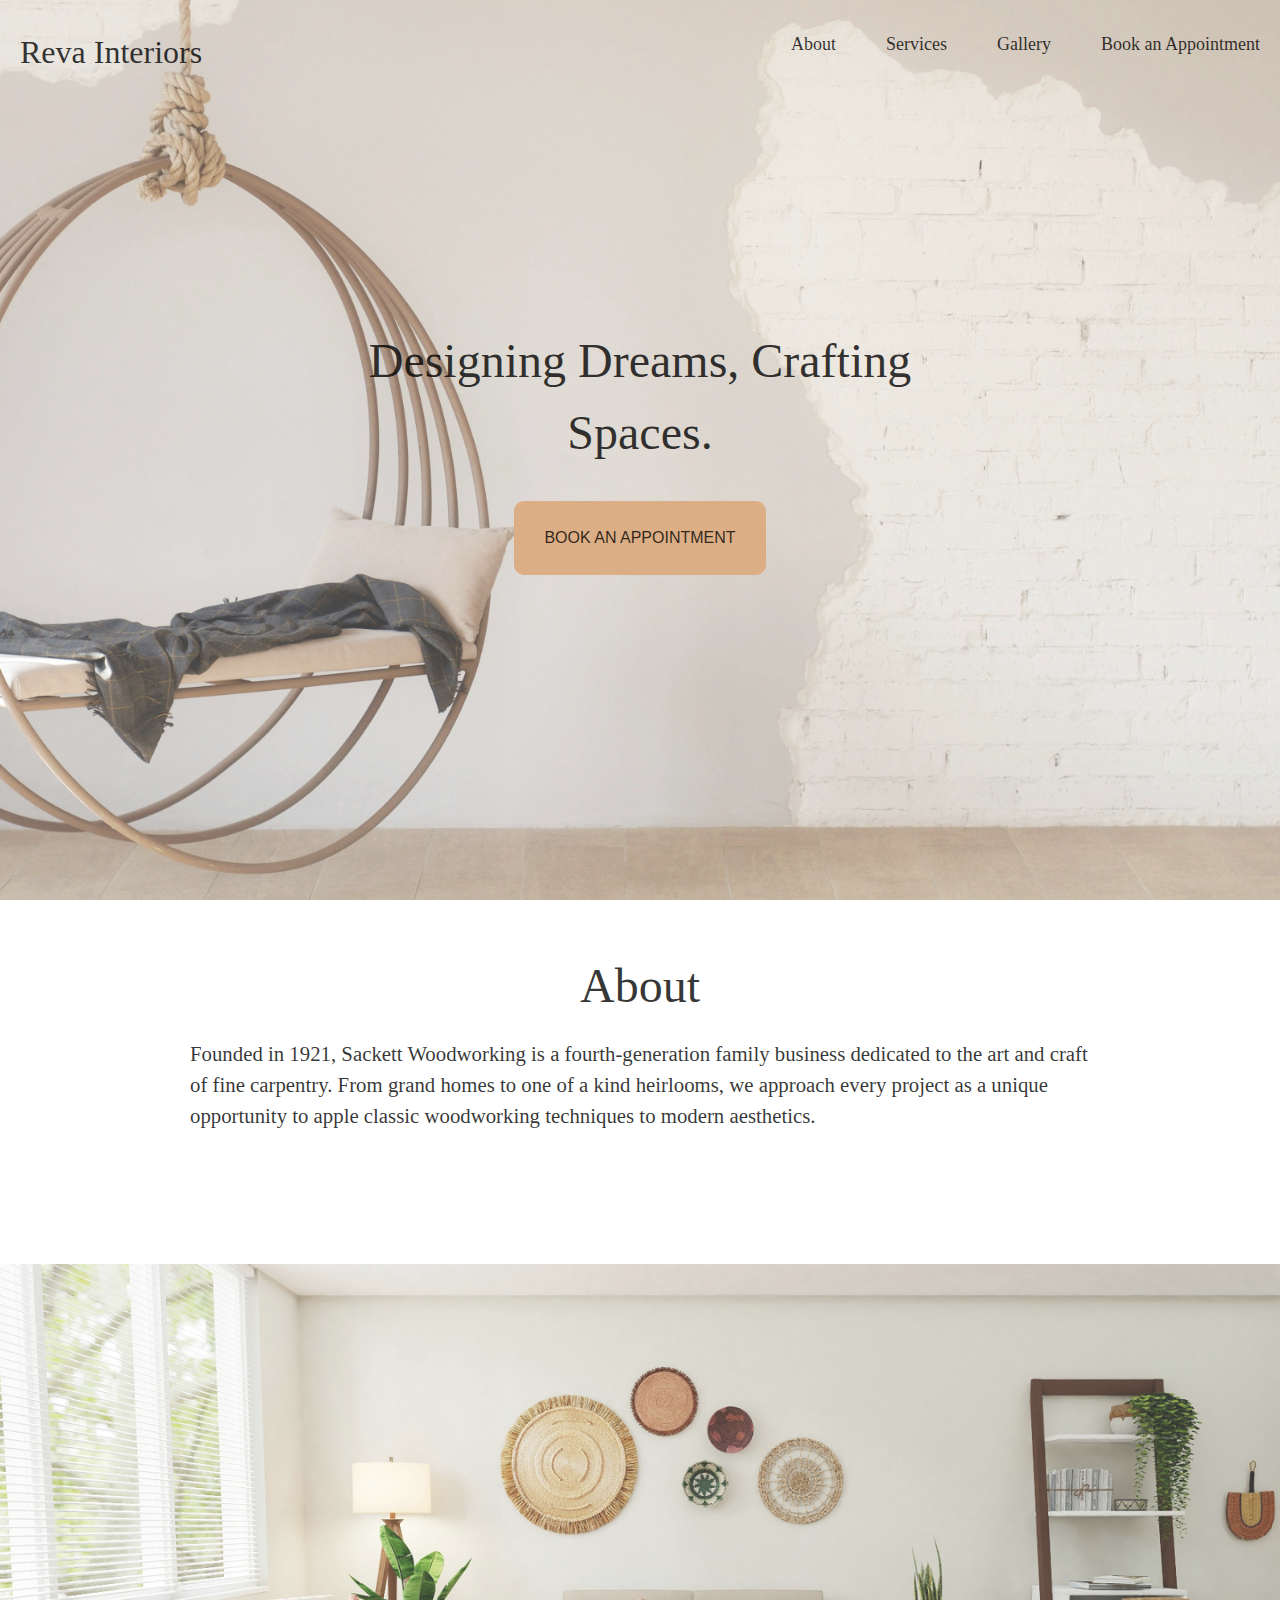
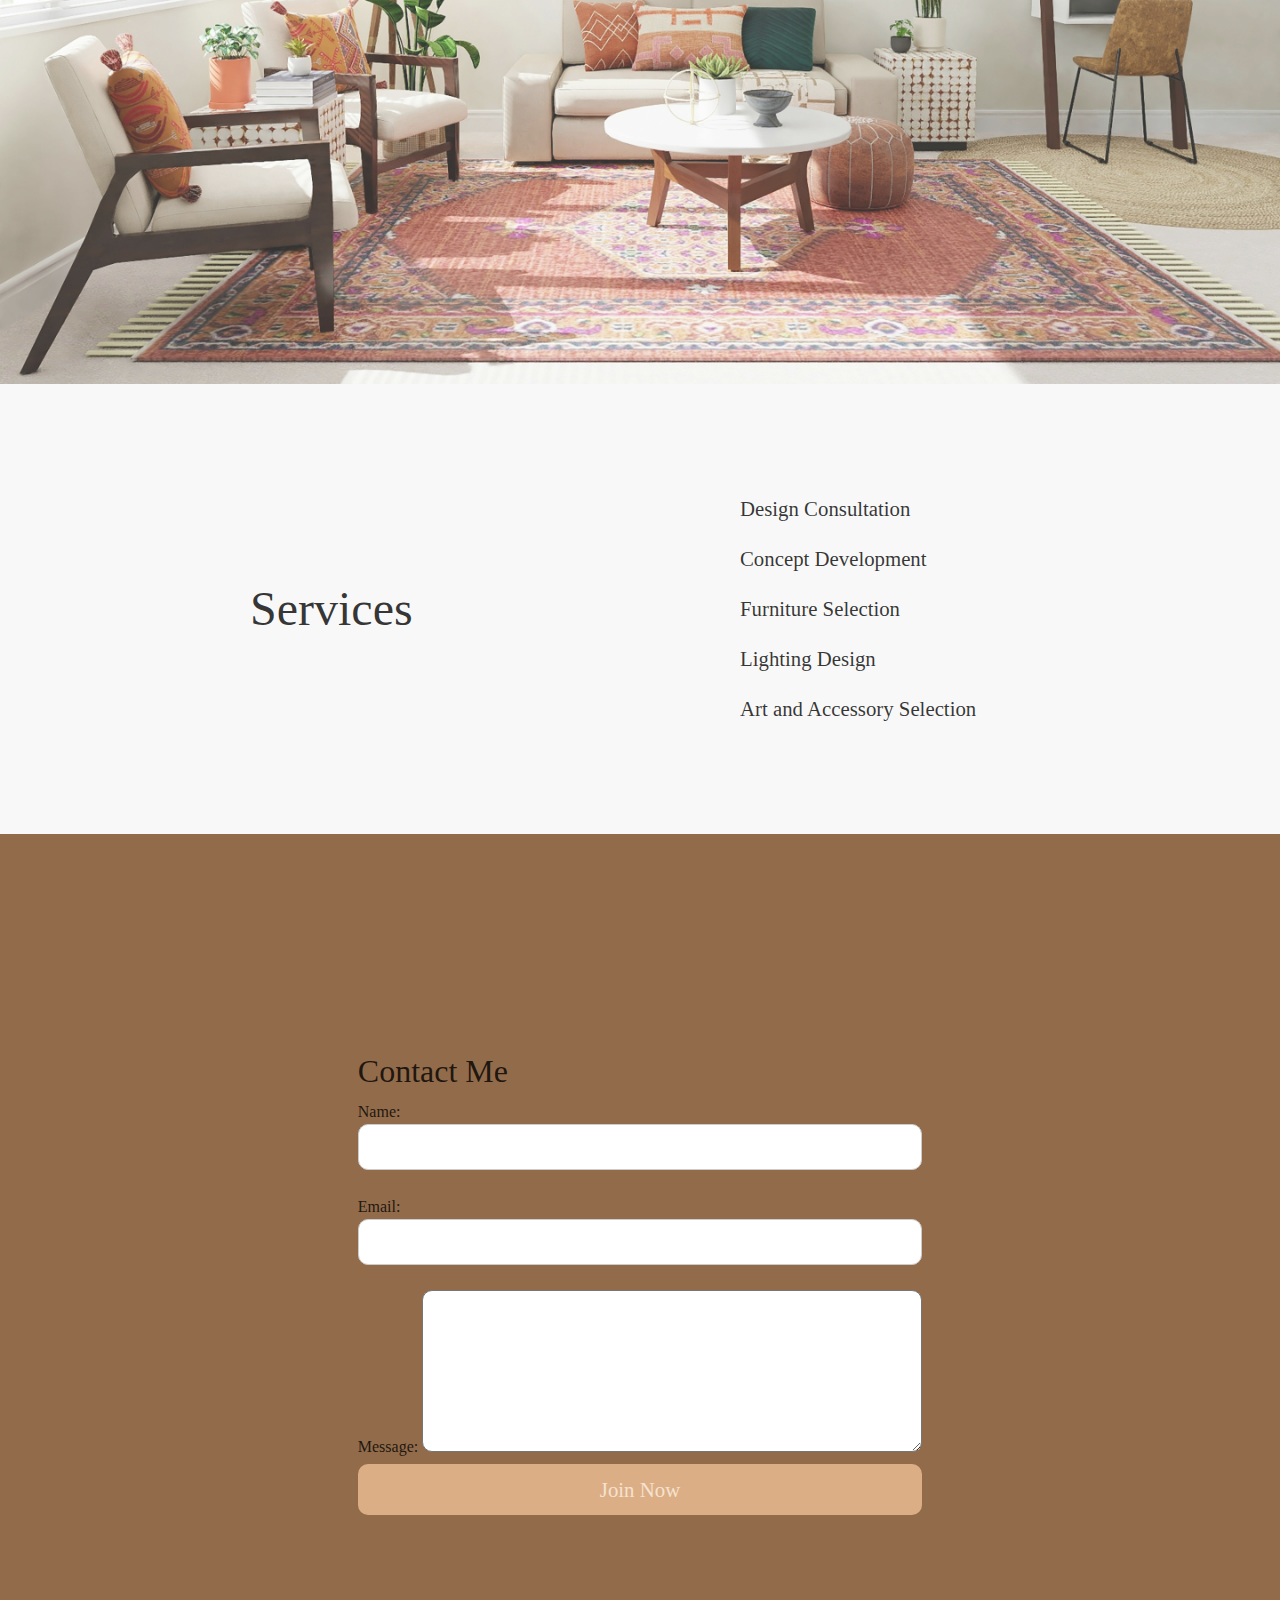
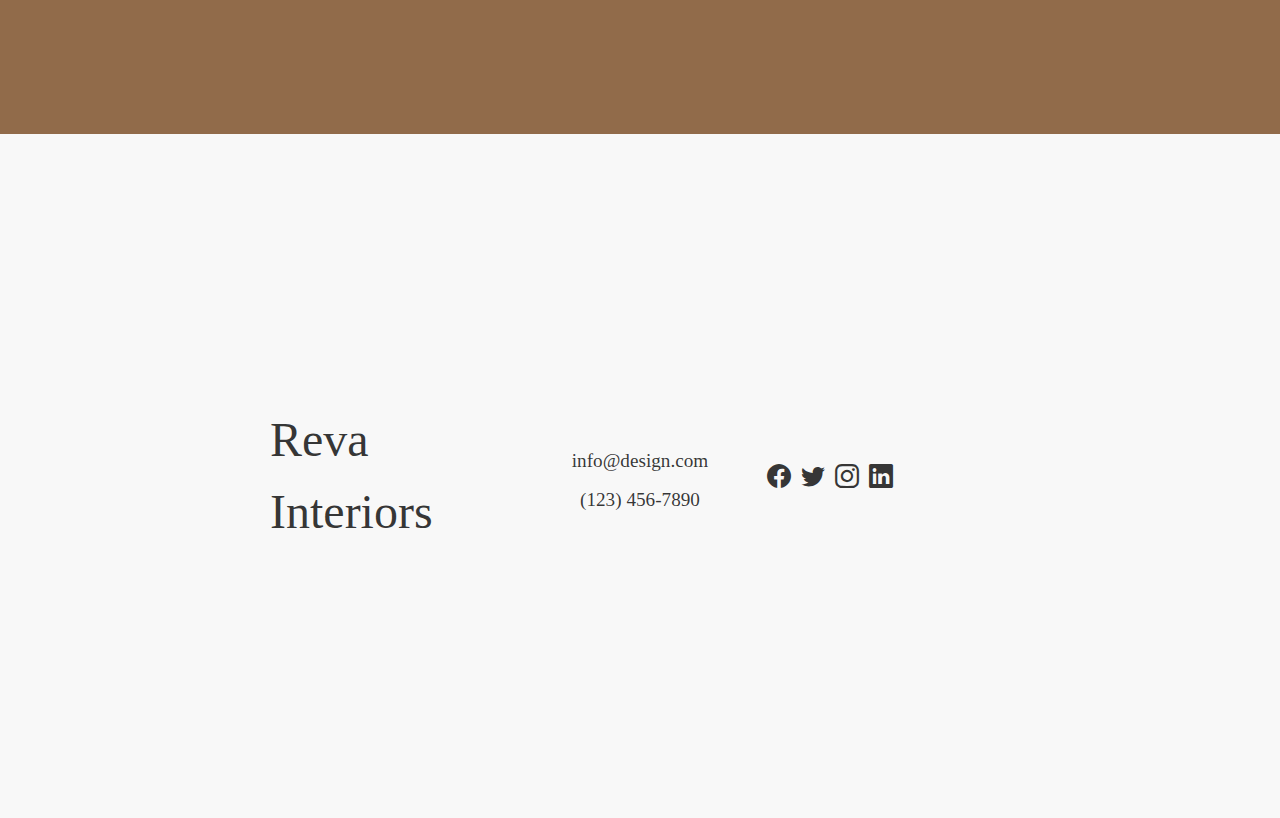
<file: SCSS/index.html>
<!DOCTYPE html>
<html>
    <head>
        <meta charset="UTF-8">
        <meta http-equiv="X-UA-Compatible" content="IE=edge">
        <meta name="viewport" content="width=device-width, initial-scale=1.0">
        <link rel="icon" type="image/x-icon" href="images/dumb-cane.png">
        <link href="https://cdn.jsdelivr.net/npm/bootstrap@5.3.2/dist/css/bootstrap.min.css" rel="stylesheet">
        <script src="https://cdn.jsdelivr.net/npm/bootstrap@5.3.2/dist/js/bootstrap.bundle.min.js"></script>
        <script src="https://code.jquery.com/jquery-3.7.1.min.js"
        integrity="sha256-/JqT3SQfawRcv/BIHPThkBvs0OEvtFFmqPF/lYI/Cxo=" crossorigin="anonymous"></script> 
        <link href="https://cdn.jsdelivr.net/npm/bootstrap-icons/font/bootstrap-icons.css" rel="stylesheet">
        <link rel="icon" type="image/x-icon" href="images/dumb-cane.png">
        <link rel="stylesheet" href="css/styles.css">
        <title>Reva Interiors</title>
    </head>
    <body>
        <nav class="navbar">
            <div class="logo">Reva Interiors</div>
            <ul class="nav-links">
                <li><a href="#about">About</a></li>
                <li><a href="#">Services</a></li>
                <li><a href="#">Gallery</a></li>
                <li><a href="#">Book an Appointment</a></li>
            </ul>     
        </nav>
        <div class="background-img">     </div>
            <div class="content-on-img">
                <p>Designing Dreams, Crafting Spaces.</p>
                <a href="booking.html" class="btn">Book an Appointment</a>
            </div>
  

    <div class="about-section">
        <div class="about-title"><p>About</p></div>
        <div class="about-content">
            <p>
                Founded in 1921, Sackett Woodworking is a fourth-generation family business dedicated to the art and craft of fine carpentry. From grand homes to one of a kind heirlooms, we approach every project as a unique opportunity to apple classic woodworking techniques to modern aesthetics.
            </p>
        </div>
    </div>

        <div class="cover-img"></div>

        <div class="text-content">
            <div class="services-title">Services</div>
            <ul>
                <li>Design Consultation</li>
                <li>Concept Development</li>
                <li>Furniture Selection</li>
                <li>Lighting Design</li>
                <li>Art and Accessory Selection</li>
            </ul>    
        </div>

        <div class="contact-form">
            <form action="RegisteredStatus.html" method="post">
                <h2>Contact Me</h2>
                <label>Name:
                    <input type="text" id="name" name="name" autocomplete="name" required>
                </label>
                
    
                <label>Email:
                    <input type="email" id="email" name="email" autocomplete="email" required>
                </label>
               
    
                <label>Message:
                    <textarea id="books" name="message" autocomplete="off" rows="4" cols="50">
                    </textarea>
                </label>
                <!-- <input type="text" id="books" name="books" autocomplete="name"> -->
                
    
                <button type="submit">Join Now</button>
            </form>
        </div>
        <footer class="footer">
            <div class="brand">
              <p>Reva Interiors</p>
            </div>
            <div class="contact-info">
              <a href="mailto:email@example.com">info@design.com</a>
              <a href="tel:(123) 456-7890">(123) 456-7890</a>
            </div>
            <div class="col-md-6">
                <ul class="list-unstyled">
                    <li><a class="footer-link" href="#"><i class="bi bi-facebook"></i> </a></li>
                    <li><a class="footer-link" href="#"><i class="bi bi-twitter"></i> </a></li>
                    <li><a class="footer-link" href="#"><i class="bi bi-instagram"></i> </a></li>
                    <li><a class="footer-link" href="#"><i class="bi bi-linkedin"></i> </a></li>
                </ul>
            </div>
          </footer>
    </body>

</html>
</file>
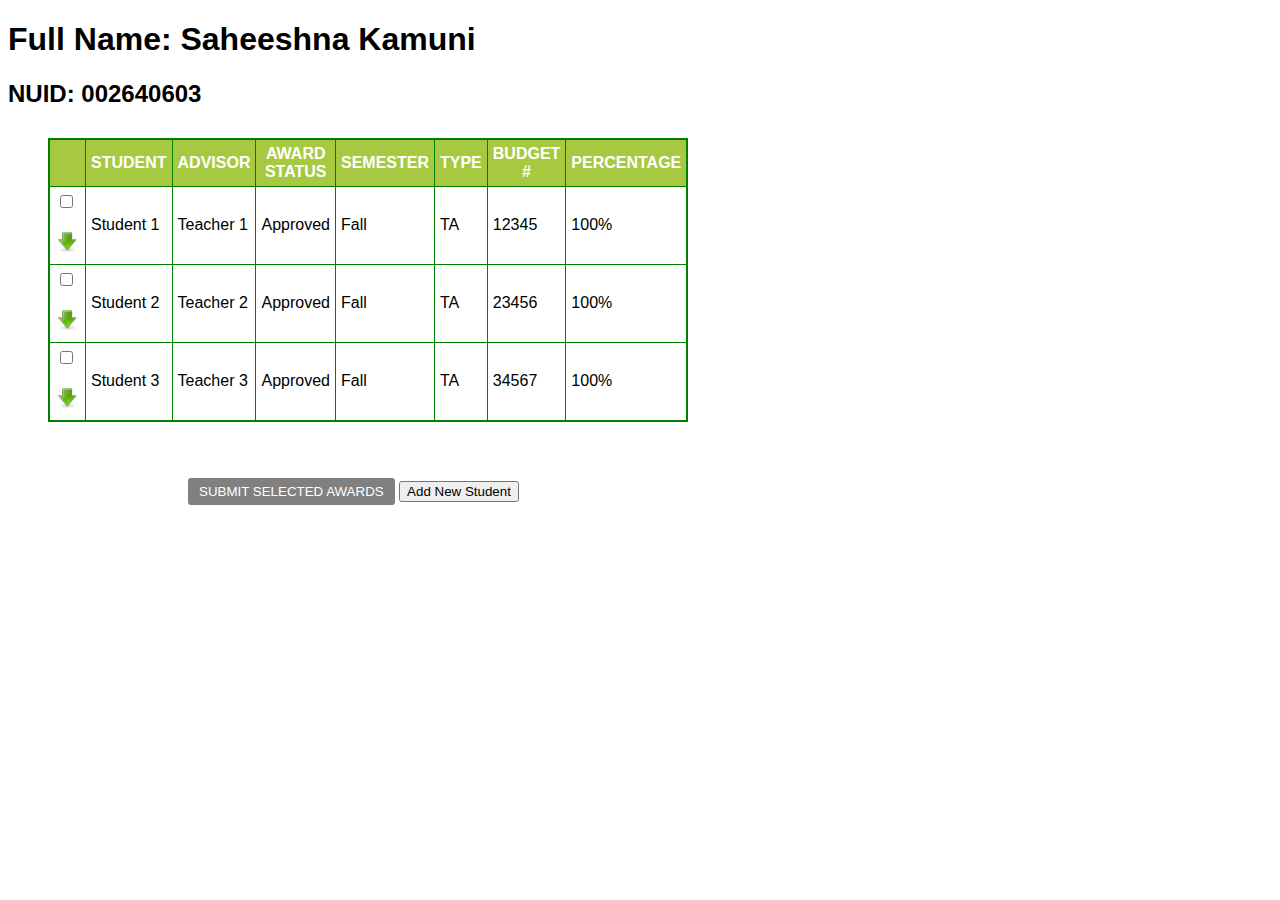
<file: JavaScriptBasics/table.html>
<!DOCTYPE html>

<!-- Also read chapter 9 from slides - Regular Expressions -->

<html>

<head>
	<title>Table CheckList</title>
	<link rel="stylesheet" type="text/css" href="table.css">
	<link rel="stylesheet" type="text/css" href="style.css">

</head>

<body>
	<h1 id="name">Full Name: Saheeshna Kamuni</h1>
	<h2 id="nuid">NUID: 002640603</h2>
	<table id="myTable">
		<tr>
			<th></th>
			<th>STUDENT</th>
			<th>ADVISOR</th>
			<th>AWARD<br />STATUS</th>
			<th>SEMESTER</th>
			<th>TYPE</th>
			<th>BUDGET<br />#</th>
			<th>PERCENTAGE</th>
			<th>DELETE</th>
			<th>EDIT</th>
		</tr>
		<tr>
			<td><input type="checkbox" /><br /><br /><img onClick="displayDetails(this)" src="down.png" width="25px" />
			</td>
			<td>Student 1</td>
			<td>Teacher 1</td>
			<td>Approved</td>
			<td>Fall</td>
			<td>TA</td>
			<td>12345</td>
			<td>100%</td>
			<td></td>
			<td></td>
		</tr>
		<tr class="dropDownTextArea">
			<td colspan="8">
				Advisor:<br /><br />
				Award Details<br />
				Summer 1-2014(TA)<br />
				Budget Number: <br />
				Tuition Number: <br />
				Comments:<br /><br /><br />
				Award Status:<br /><br /><br />
			</td>
		</tr>
		<tr>
			<td><input type="checkbox" /><br /><br /><img onClick="displayDetails(this)" src="down.png" width="25px" />
			</td>
			<td>Student 2</td>
			<td>Teacher 2</td>
			<td>Approved</td>
			<td>Fall</td>
			<td>TA</td>
			<td>23456</td>
			<td>100%</td>
			<td><button>Delete</button></td>
			<td><button>Edit</button></td>
		</tr>
		<tr class="dropDownTextArea">
			<td colspan="8">
				Advisor:<br /><br />
				Award Details<br />
				Summer 1-2014(TA)<br />
				Budget Number: <br />
				Tuition Number: <br />
				Comments:<br /><br /><br />
				Award Status:<br /><br /><br />
			</td>
		</tr>
		<tr>
			<td><input type="checkbox" /><br /><br /><img onClick="displayDetails(this)" src="down.png" width="25px" />
			</td>
			<td>Student 3</td>
			<td>Teacher 3</td>
			<td>Approved</td>
			<td>Fall</td>
			<td>TA</td>
			<td>34567</td>
			<td>100%</td>
			<td></td>
			<td></td>
		</tr>
		<tr class="dropDownTextArea">
			<td colspan="8">
				Advisor:<br /><br />
				Award Details<br />
				Summer 1-2014(TA)<br />
				Budget Number: <br />
				Tuition Number: <br />
				Comments:<br /><br /><br />
				Award Status:<br /><br /><br />
			</td>
		</tr>
	</table>

	<br /><br />

	<button id="button">SUBMIT SELECTED AWARDS</button>
	<button id="add" onClick="insert()">Add New Student</button>

	<nav class="socialmediaicons"></nav>
	<script src="script.js"></script>

</body>

</html>
</file>
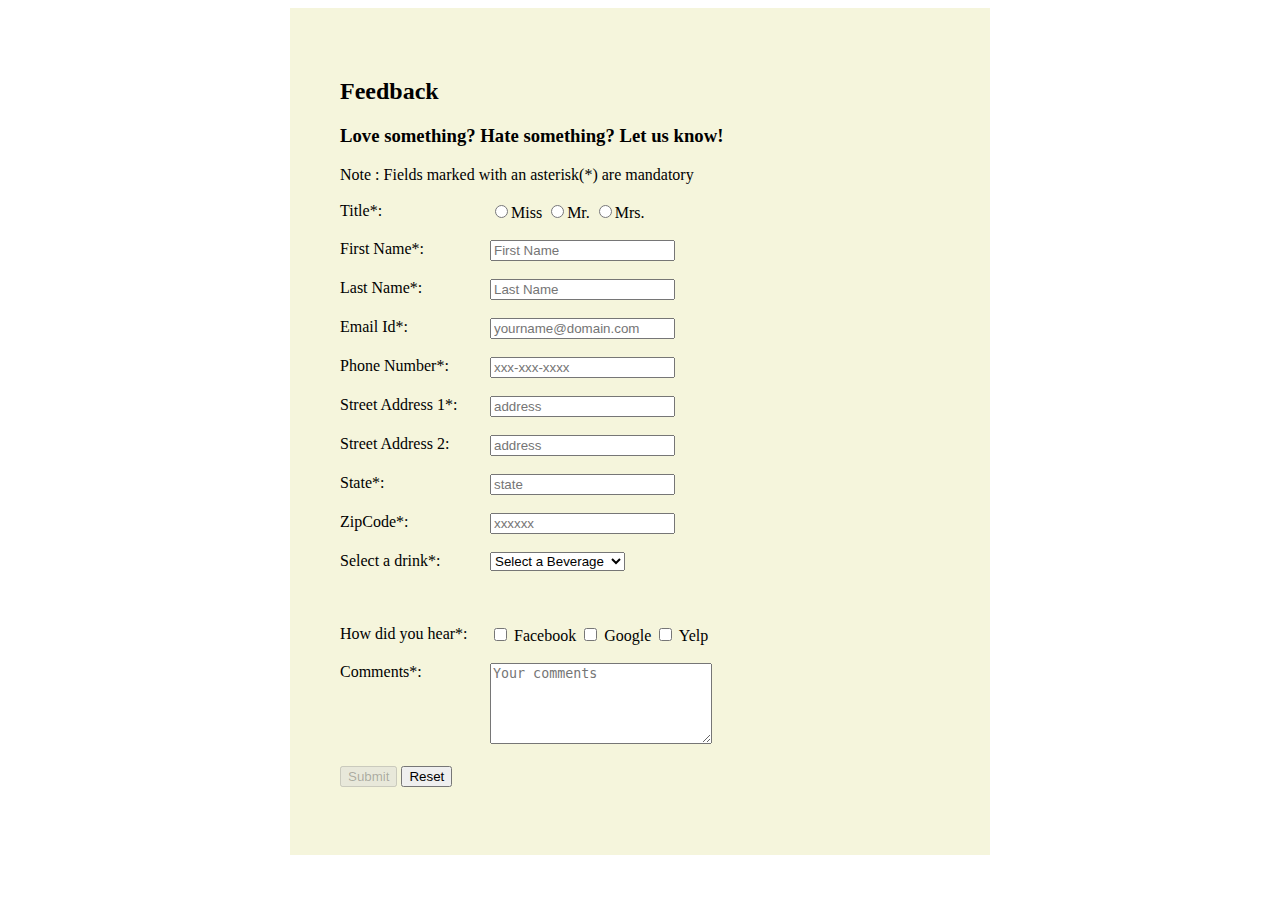
<file: JavaScriptsBasics2/Assignment4.html>
<!doctype html>
<html lang="en">
 <head>
  <title>Feedback</title>
  <style>
    label {	
		float: left;
		width: 150px;
	}
      .container{
          width: 700px;
          margin: auto;
          background-color: beige;
      } 
      main{
          padding: 50px;
      }
	  #addInst{
		display: none;
	  }

	  #firstNError, #lastNError, #emailIdError, #phnoError,
	  #add1Error, #add2Error, #stateError, #zipcodeError
	  {
		padding: 4px;
		color: rgb(245, 31, 31);
		display: none;
	  }

	  table, th, tr, td {
		padding: 5px;
		margin: auto;
		border-collapse: collapse;
		border: 2px solid black;
	  }

	  #endTable {
		max-width: 100%;
		display: none;
	  }

  </style>
 </head>
 <body>
 <div class="container">
	 
	 <main>
	 <h2>Feedback</h2>
	 <h3>Love something? Hate something? Let us know!</h3>
		 Note : Fields marked with an asterisk(*) are mandatory
		 <br><br>
		 <form method="post" id="myForm">
			<label>Title*:</label>
			<input type="radio" name="title" id="miss" value="miss" required="required"/>Miss
			<input type="radio" name="title" id="mr" value="mr" required="required"/>Mr.
			<input type="radio" name="title" id="mrs" value="mrs" required="required"/>Mrs.
			<br><br>
			<label for="firstN">First Name*:</label>
			<input type="text" name="firstN" id="firstN" placeholder="First Name" required/>	
			<br><br>
			
			<div id="firstNError">
				Please enter a valid first name!
			</div>

			<label for="lastN">Last Name*:</label>
			<input type="text" name="lastN" id="lastN" placeholder="Last Name" required/>
			<br><br>
			
			<div id="lastNError">
				Please enter a valid last name!
			</div>


			<label for="emailId">Email Id*:</label>
			<input type="text" name="emailId" id="emailId" placeholder="yourname@domain.com" required/>
			<br><br>
			
			<div id="emailIdError">
				Please enter a valid Email ID!
			</div>

			<label for="phno">Phone Number*:</label>
			<input type="text" name="phno" id="phno" placeholder="xxx-xxx-xxxx" required/>
			<br><br>

			<div id="phnoError">
				Please enter a valid phone number!
			</div>

			<label for="add1">Street Address 1*:</label>
			<input type="text" name="add1" id="add1" placeholder="address" required/>
			<br><br>

			<div id="add1Error">
				Please enter Street Address!
			</div>

			<label for="add2">Street Address 2:</label>
			<input type="text" name="add2" id="add2" placeholder="address"/>
			<br><br>

			<div id="add2Error">
				Please enter Street Address!
			</div>

			<label for="state">State*:</label>
			<input type="text" name="state" id="state" placeholder="state" required/>
			<br><br>

			<div id="stateError">
				Please enter valid state name!
			</div>
			
            <label for="zipcode">ZipCode*:</label>
			<input type="text" name="zipcode" id="zipcode" placeholder="xxxxxx" required/>
			<br><br>

			<div id="zipcodeError">
				Please enter valid zipcode!
			</div>

			<label for="drinks">Select a drink*:</label>
			<select id="drinks" onchange="drinkCheckbox()" required>
				<option value="none" selected disabled hidden>Select a Beverage</option>
				<option value="Pepsi">Pepsi(50mL)</option>
				<option value="Coke">Coke(50mL)</option>
				<option value="Mojito">Mojito(100mL)</option>
				<option value="Cold Coffee">Cold Coffee(50mL)</option>
				<option value="Lemonade">Lemonade(100mL)</option>
			</select>
			<br><br>

			<div id="checkbox"></div>
			<br>
			<textarea id="addInst" name="addInst" placeholder="Additional instructions" rows="3" cols="30"></textarea>
			<br>
			
             
            <label for="hearabt">How did you hear*:</label>
			<input type='checkbox' name="source" value="facebook" /> Facebook
            <input type='checkbox' name="source" value="google" /> Google
            <input type='checkbox' name="source" value="yelp" /> Yelp 
			<br><br> 
             
			<label for="comments">Comments*:</label>
			<textarea name="text" id="comments" placeholder="Your comments" rows="5" cols="25" required></textarea>
			<br><br>
			<input type="submit" id="submitBtn" disabled>
			<input type="Reset">
			<br><br>
		 </form>
		 
	 </main>
 </div>

 <div id="endTable">
	<table id="myTable">
		<th>Title</th>
		<th>First Name</th>
		<th>Last Name</th>
		<th>Email Id</th>
		<th>Phone Number</th>
		<th>StreetAddress 1</th>
		<th>StreetAddress 2</th>
		<th>State</th>
		<th>ZipCode</th>
		<th>Selected Drink</th>
		<th>Size</th>
		<th>Instructions</th>
		<th>How did you hear</th>
		<th>Comments</th>
	</table>
</div>

 <script src="Assgn4Script.js">
 
 </script>

 </body>
</html>
</file>
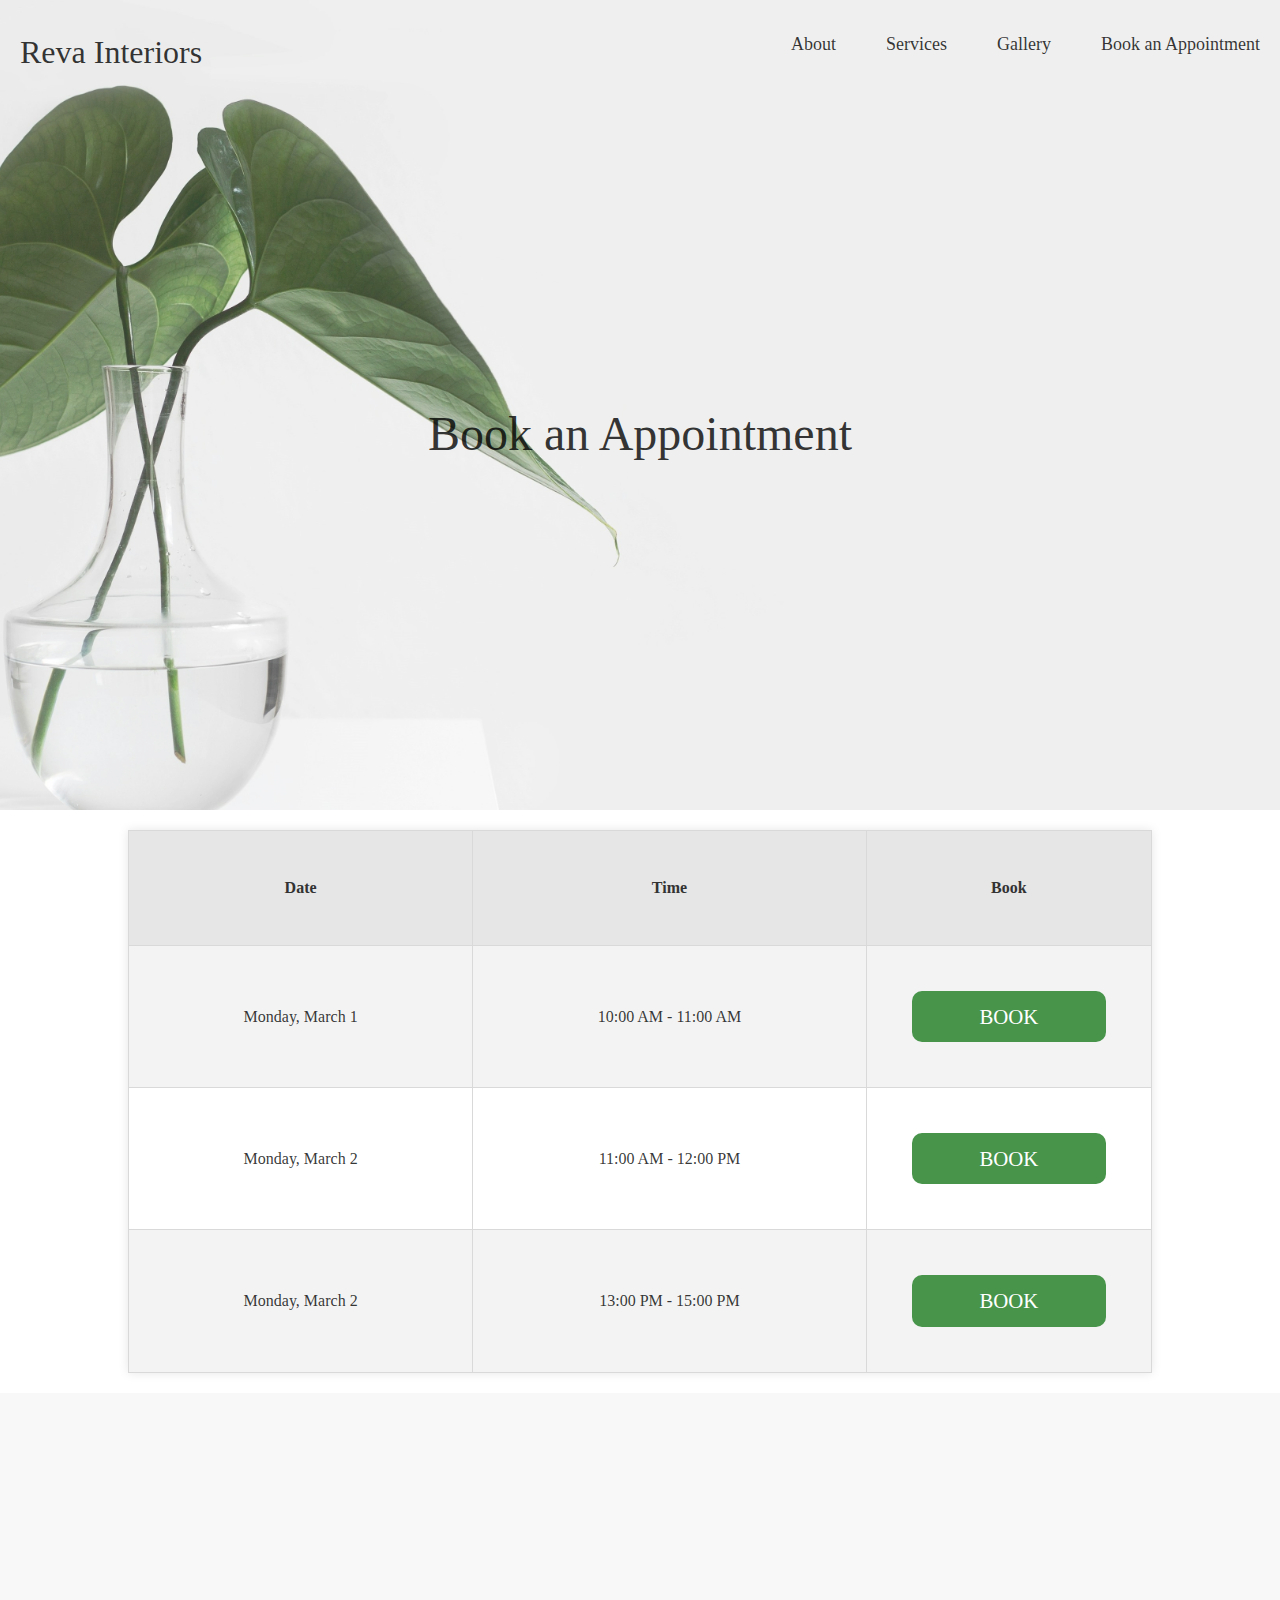
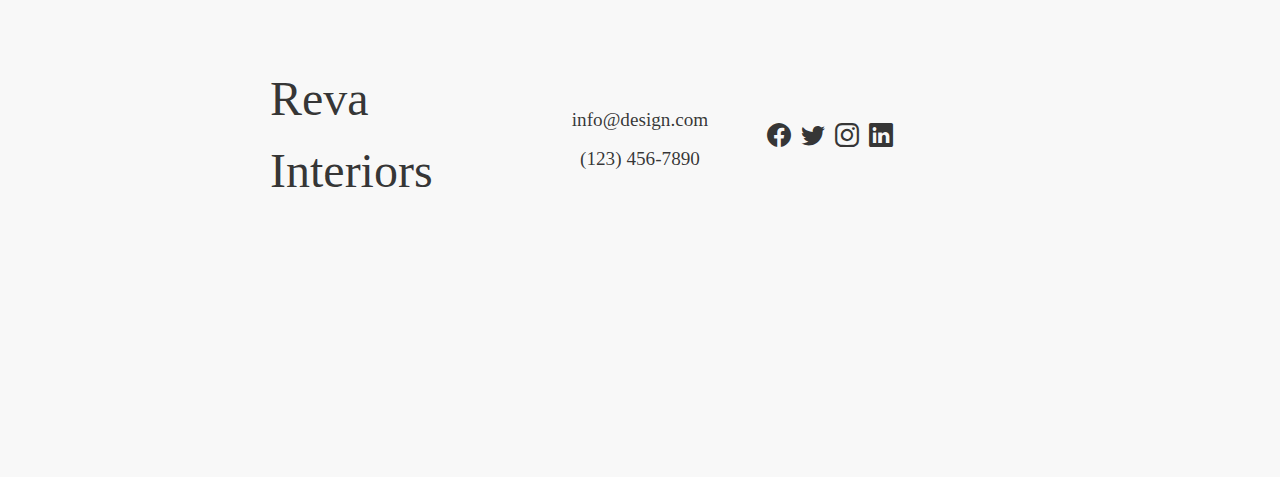
<file: SCSS/booking.html>
<!DOCTYPE html>
<html>
    <head>
        <meta charset="UTF-8">
        <meta http-equiv="X-UA-Compatible" content="IE=edge">
        <meta name="viewport" content="width=device-width, initial-scale=1.0">
        <link rel="icon" type="image/x-icon" href="images/dumb-cane.png">
        <link href="https://cdn.jsdelivr.net/npm/bootstrap@5.3.2/dist/css/bootstrap.min.css" rel="stylesheet">
        <script src="https://cdn.jsdelivr.net/npm/bootstrap@5.3.2/dist/js/bootstrap.bundle.min.js"></script>
        <script src="https://code.jquery.com/jquery-3.7.1.min.js"
        integrity="sha256-/JqT3SQfawRcv/BIHPThkBvs0OEvtFFmqPF/lYI/Cxo=" crossorigin="anonymous"></script> 
        <link href="https://cdn.jsdelivr.net/npm/bootstrap-icons/font/bootstrap-icons.css" rel="stylesheet">

        <link rel="stylesheet" href="css/styles.css">
        <title>Reva Interiors</title>
    </head>
    <body>
        <nav class="navbar">
            <div class="logo">Reva Interiors</div>
            <ul class="nav-links">
                <li><a href="#about">About</a></li>
                <li><a href="#">Services</a></li>
                <li><a href="#">Gallery</a></li>
                <li><a href="#">Book an Appointment</a></li>
            </ul>     
        </nav>

        <div class="booking-bg-img"></div>
        <div class="content-on-img">
            <p>Book an Appointment</p>
        </div>

        <table class="myTable">
            <thead>
              <tr>
                <th>Date</th>
                <th>Time</th>
                <th>Book</th>
              </tr>
            </thead>
            <tbody>
              <tr>
                <td>Monday, March 1</td>
                <td>10:00 AM - 11:00 AM</td>
                <td><button class="book-btn">BOOK</button></td>
              </tr>
              <tr>
                <td>Monday, March 2</td>
                <td>11:00 AM - 12:00 PM</td>
                <td><button class="book-btn">BOOK</button></td>
              </tr>
              <tr>
                <td>Monday, March 2</td>
                <td>13:00 PM - 15:00 PM</td>
                <td><button class="book-btn">BOOK</button></td>
              </tr>
            </tbody>
          </table>

          <footer class="footer">
            <div class="brand">
              <p>Reva Interiors</p>
            </div>
            <div class="contact-info">
              <a href="mailto:email@example.com">info@design.com</a>
              <a href="tel:(123) 456-7890">(123) 456-7890</a>
            </div>
            <div class="col-md-6">
                <ul class="list-unstyled">
                    <li><a class="footer-link" href="#"><i class="bi bi-facebook"></i> </a></li>
                    <li><a class="footer-link" href="#"><i class="bi bi-twitter"></i> </a></li>
                    <li><a class="footer-link" href="#"><i class="bi bi-instagram"></i> </a></li>
                    <li><a class="footer-link" href="#"><i class="bi bi-linkedin"></i> </a></li>
                </ul>
            </div>
          </footer>
    </body>
</html>
</file>
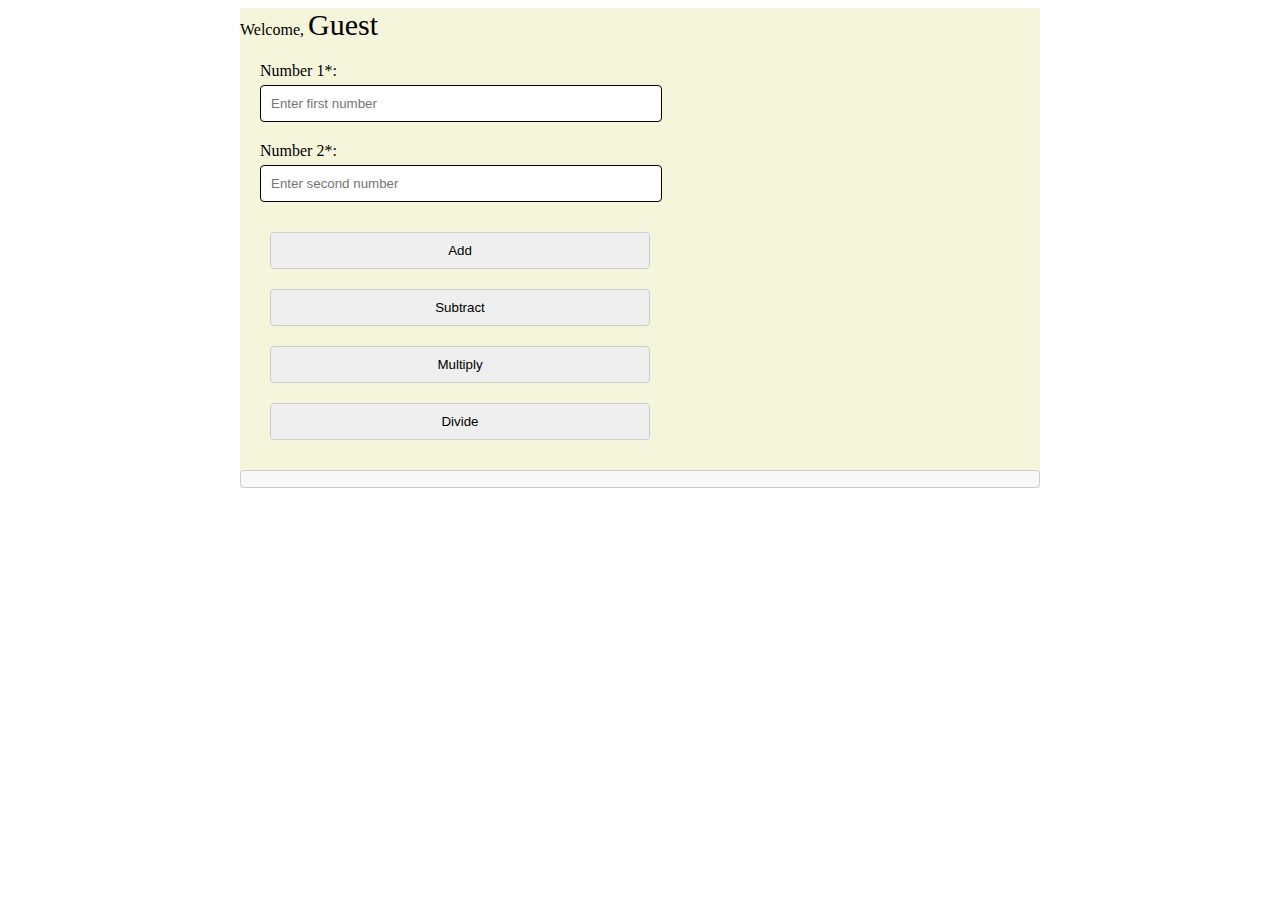
<file: Promise/PartA/calculator.html>
<!DOCTYPE html>
<html lang="en">
<head>
<meta charset="UTF-8">
<title>Calculator</title>
<link rel="stylesheet" type="text/css" href="calculator_styles.css">
</head>
<body>
<div id="container">
    <div id="welcome">
        Welcome, <span id="username">Guest</span>
    </div>
    
    <div class="input-group">
        <label for="number1">Number 1*:</label>
        <input type="text" id="number1" placeholder="Enter first number">
        <div id="number1Error" class="error"></div>
    </div>
    <div class="input-group">
        <label for="number2">Number 2*:</label>
        <input type="text" id="number2" placeholder="Enter second number">
        <div id="number2Error" class="error"></div>
    </div>
    <div class="input-group">
        <input type="button" id="add" value="Add">
        <input type="button" id="subtract" value="Subtract">
        <input type="button" id="multiply" value="Multiply">
        <input type="button" id="divide" value="Divide">
    </div>
    <div id="result"></div>
</div>

<script src="https://ajax.googleapis.com/ajax/libs/jquery/3.6.0/jquery.min.js"></script>
<script src="calculator_script.js"></script>
</body>
</html>
</file>
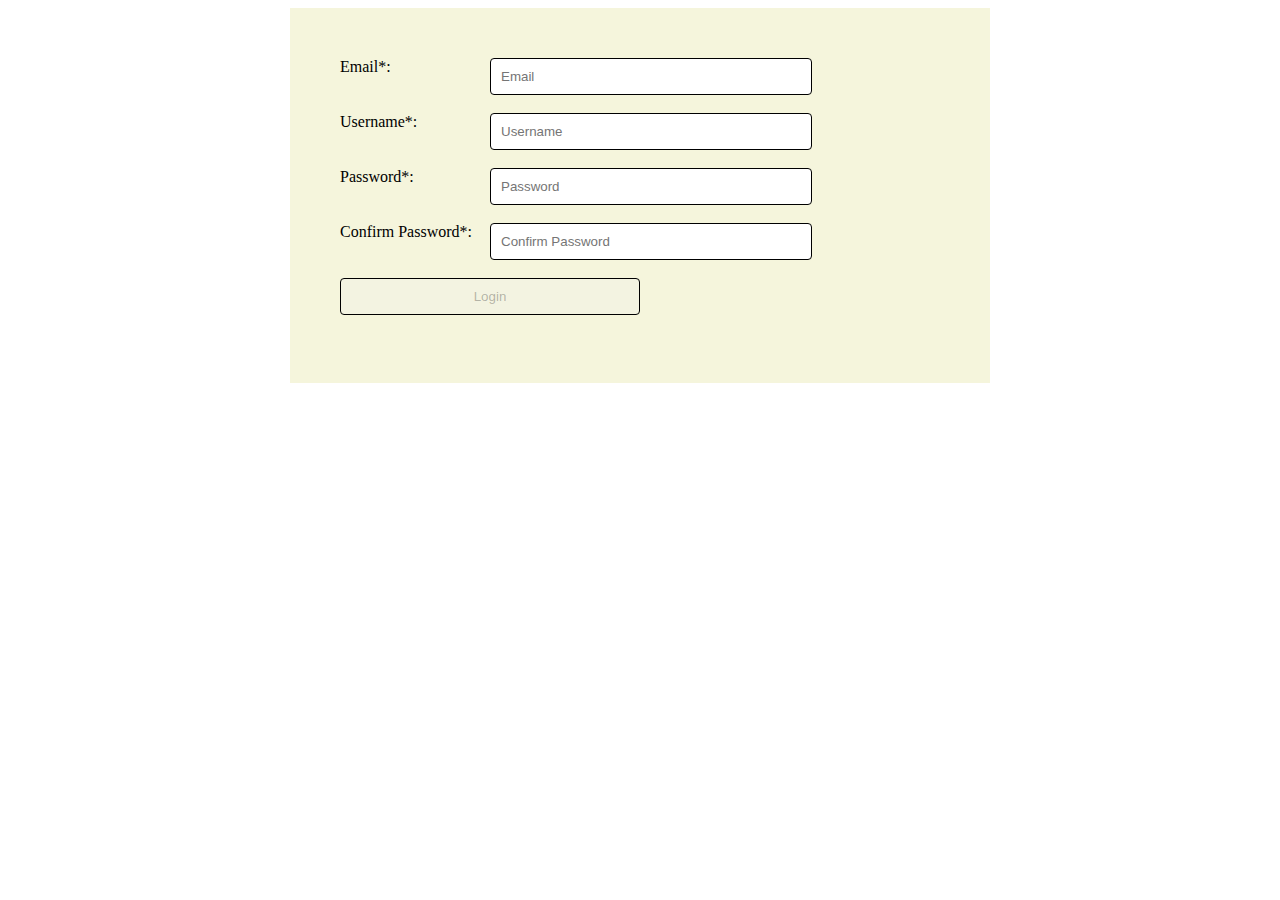
<file: Promise/PartA/login.html>
<!doctype html>
<html lang="en">
 <head>
  <title>Login</title>
  <link rel="stylesheet" type="text/css" href="login_styles.css">
 </head>
 <body>
 <div id="container">
	 <main>
		 <form method="post" novalidate>
			<label for="email">Email*:</label>
			<input type="text" name="email" id="email" placeholder="Email" />	
			<br><br>

            <div id="emailError">
				Please enter a valid Email-Id!
			</div>
			
			<label for="username">Username*:</label>
			<input type="text" name="username" id="username" placeholder="Username" />
			<br><br>

            <div id="usernameError">
				Please enter a valid Username!
			</div>
			
			<label for="password">Password*:</label>
			<input type="password" name="password" id="password" placeholder="Password" />
			<br><br>

            <div id="passwordError">
				Please enter a valid Password!
			</div>

            <label for="confirmpassword">Confirm Password*:</label>
			<input type="confirmpassword" name="confirmpassword" id="confirmpassword" placeholder="Confirm Password" />
			<br><br>

            <div id="confirmpasswordError">
				Passwords not matched!
			</div>
			
			<input type="submit" value="Login"/>
			<br><br>
		 </form>
	 </main>
 </div>
 <script src="https://ajax.googleapis.com/ajax/libs/jquery/3.7.1/jquery.min.js"></script>
 <script src="script.js"></script>

 </body>
</html>
</file>
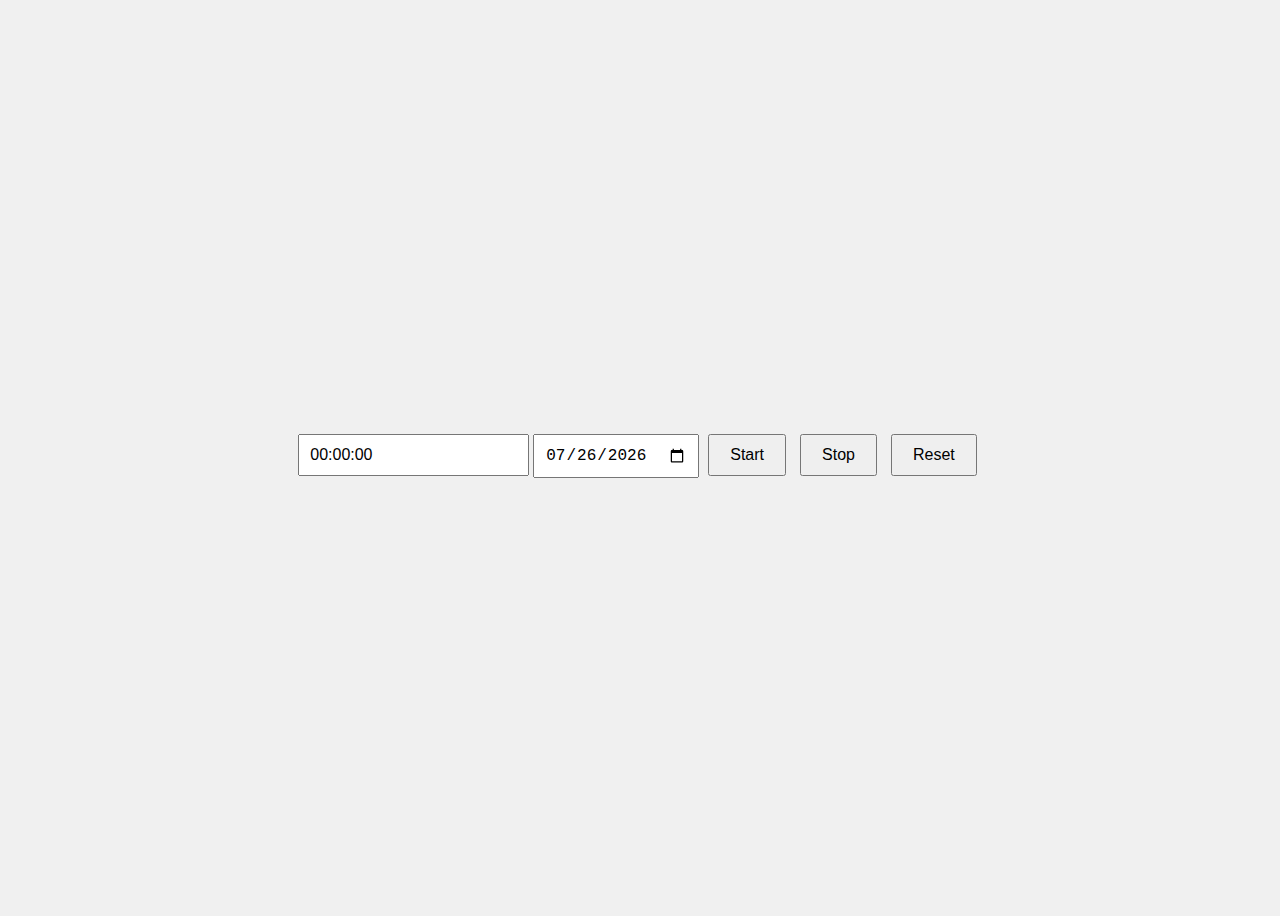
<file: Promise/PartB/stopwatch.html>
<!DOCTYPE html>
<html lang="en">
<head>
    <meta charset="UTF-8">
    <title>Stopwatch</title>
    <link rel="stylesheet" href="stopwatch.css">
</head>
<body>
    <div id="stopwatch">
        <input type="text" id="displayTimeID" value="00:00:00" readonly>
        <input type="date" id="dateCal">
        <button id="start">Start</button>
        <button id="stop">Stop</button>
        <button id="reset">Reset</button>
    </div>
    <script src="https://ajax.googleapis.com/ajax/libs/jquery/3.6.0/jquery.min.js"></script>
    <script src="stopwatch.js"></script>
</body>
</html>
</file>
<file: SCSS/css/styles.css>
:root {
  --transition-bg-color: 0.3s ease-in-out;
}

.cover-img, .content-on-img {
  display: flex;
  justify-content: space-between;
  align-items: center;
}

:root {
  --transition-bg-color: 0.3s ease-in-out;
}

.cover-img, .content-on-img {
  display: flex;
  justify-content: space-between;
  align-items: center;
}

@media (max-width: 768px) {
  .navbar {
    flex-direction: column;
    align-items: flex-start;
  }
  .nav-links {
    display: block;
    margin: 0;
    padding: 0;
  }
  .nav-links li {
    width: 100%;
    margin: 0;
  }
  .nav-links a {
    text-decoration: none;
  }
  .content-on-img {
    padding-top: 150px;
  }
}
body,
html {
  font-family: "Times New Roman", Times, serif;
  color: rgba(0, 0, 0, 0.795);
}

.background-img {
  /* @include flex-center;
  position: relative; */
  display: grid;
  place-items: center;
  width: 100%;
  height: 100vh;
  z-index: -1;
}
.background-img::before {
  content: "";
  top: 0;
  left: 0;
  width: 100%;
  height: 100vh;
  background-image: url("../images/cover2.jpg");
  background-attachment: scroll;
  background-position: center;
  background-size: cover;
  opacity: 0.8;
  z-index: -1;
}

.content-on-img {
  flex-direction: column;
  position: absolute;
  top: 50%;
  left: 50%;
  transform: translate(-50%, -50%);
  text-align: center;
}
.content-on-img p {
  font-size: 3rem;
  margin-bottom: 2rem;
}
.content-on-img .btn {
  color: rgba(0, 0, 0, 0.795);
  font-family: "Helvetica Neue", Arial, sans-serif;
  display: block;
  padding: 25px 30px;
  background-color: #dcae85;
  text-transform: uppercase;
  text-decoration: none;
  border: none;
  cursor: pointer;
  transition: background-color;
  border-radius: 10px;
}
.content-on-img .btn:hover {
  background-color: #6f5239;
}

.navbar {
  display: flex;
  justify-content: space-between;
  align-items: center;
  position: absolute;
  top: 20px;
  left: 20px;
  right: 20px;
  z-index: 10;
  font-size: 18px;
}
.navbar .logo {
  font-size: 2rem;
}
.navbar .nav-links {
  list-style: none;
  display: flex;
}
.navbar .nav-links li {
  margin-right: 50px;
}
.navbar .nav-links li:last-child {
  margin-right: 0;
}
.navbar .nav-links li a {
  text-decoration: none;
  color: rgba(0, 0, 0, 0.795);
}
.navbar .nav-links li a:hover {
  text-decoration: underline;
}

.text-content {
  display: flex;
  justify-content: space-between;
  align-items: center;
  margin: 0;
  padding: 100px;
  background-color: #f8f8f8;
  font-size: 1.3rem;
  color: rgba(0, 0, 0, 0.795);
}
.text-content .services-title {
  flex: 1;
  font-size: 3rem;
  margin-right: 50px;
  margin-left: 150px;
}
.text-content ul {
  flex: 1;
  list-style-type: none;
  margin: 0;
  padding: 0;
  text-align: left;
}
.text-content ul li {
  color: rgba(0, 0, 0, 0.795);
  line-height: 50px;
}

.cover-img {
  position: relative;
  width: 100%;
  height: 80vh;
  z-index: -1;
}
.cover-img::before {
  content: "";
  position: absolute;
  top: 0;
  left: 0;
  width: 100%;
  height: 100%;
  background: url("../images/cover3.jpg") no-repeat center center/cover;
  opacity: 0.8;
  z-index: -1;
}

.about-section {
  display: flex;
  justify-content: space-between;
  align-items: center;
  flex-direction: column;
  padding: 50px;
}
.about-section .about-title {
  margin-bottom: -50px;
  font-size: 3rem;
}
.about-section .about-content {
  padding: 50px;
  font-size: 1.3rem;
  margin-bottom: 1rem;
}
.about-section h2 {
  color: rgba(0, 0, 0, 0.795);
}
.about-section p {
  max-width: 900px;
}

.contact-form {
  display: grid;
  place-items: center;
  min-height: 100vh;
  background-color: #916b4a;
  padding: 40px 20px;
}
.contact-form #form {
  background-color: #dcae85;
  padding: 2rem;
  border-radius: 10px;
  width: 100%;
  max-width: 500px;
}
.contact-form textarea {
  padding: 2rem;
  border-radius: 10px;
  width: 100%;
  max-width: 500px;
}

.footer {
  display: grid;
  grid-template-columns: repeat(3, 1fr);
  align-items: center;
  gap: 20px;
  padding: 30vh;
  background-color: #f8f8f8;
  color: rgba(0, 0, 0, 0.795);
  font-size: 1.2rem;
}
.footer .brand,
.footer .contact-info {
  display: flex;
  flex-direction: column;
  justify-content: space-between;
  align-items: center;
}
.footer .brand p,
.footer .contact-info p {
  font-size: 3rem;
}
.footer .brand p,
.footer .brand a,
.footer .contact-info p,
.footer .contact-info a {
  margin: 0;
  color: inherit;
  text-decoration: none;
}
.footer .brand p:hover,
.footer .brand a:hover,
.footer .contact-info p:hover,
.footer .contact-info a:hover {
  text-decoration: underline;
}
.footer .contact-info a {
  margin-top: 10px;
}
.footer .col-md-6 {
  display: flex;
  justify-content: flex-end;
}
.footer .col-md-6 .list-unstyled {
  display: flex;
  list-style-type: none;
  padding: 0;
  margin: 0;
}
.footer .col-md-6 .list-unstyled li {
  margin-left: 10px;
}
.footer .col-md-6 .list-unstyled li .footer-link {
  color: inherit;
  font-size: 1.5rem;
}
.footer .col-md-6 .list-unstyled li .footer-link:hover {
  color: black;
}
.footer .col-md-6 .list-unstyled li .footer-link i {
  display: inline-block;
  vertical-align: middle;
}

label {
  display: block;
  margin: 10px 0 5px;
}

input[type=text],
input[type=email],
input[type=submit] {
  width: 100%;
  padding: 10px;
  margin-bottom: 15px;
  box-sizing: border-box;
  border: 1px solid #ccc;
  border-radius: 10px;
}

button {
  background-color: #dcae85;
  color: #f5e2d0;
  padding: 10px 20px;
  border: none;
  border-radius: 10px;
  cursor: pointer;
  font-size: 1.3rem;
  width: 100%;
  transition: background-color 0.3s;
}
button:hover {
  background-color: rgba(128, 94, 66, 0.683);
}

.booking-bg-img {
  display: flex;
  justify-content: space-between;
  align-items: center;
  position: relative;
  width: 100%;
  height: 90vh;
  z-index: -1;
}
.booking-bg-img::before {
  content: "";
  position: absolute;
  top: 0;
  left: 0;
  width: 100%;
  height: 100%;
  background: url("../images/booking-cover1c.jpg") no-repeat center center/cover;
  opacity: 0.8;
  z-index: -1;
}

.myTable {
  background-color: #f3f3f3;
  margin: 20px auto;
  border-collapse: collapse;
  width: 80%;
  box-shadow: 0 0 10px rgba(0, 0, 0, 0.1);
}
.myTable th,
.myTable td {
  padding: 45px;
  border: 1px solid #d9d9d9;
  text-align: center;
}
.myTable th {
  background-color: #e6e6e6;
  color: #333;
}
.myTable tr:nth-child(even) {
  background-color: white;
}
.myTable .book-btn {
  padding: 10px 10px;
  border: none;
  border-radius: 10px;
  background-color: #47944a;
  color: white;
  cursor: pointer;
  transition: background 0.3s;
}
.myTable .book-btn:hover {
  background-color: #367239;
}
</file>
<file: JavaScriptBasics/table.css>
#myTable input {
	margin-left: 5px;
}

#myTable {
	border:2px solid green;
	border-collapse: collapse;
	margin: 30px 30px 20px 40px;
}
#myTable td, th {
	border:1px solid green;
	padding: 5px;
}
#myTable th {
	color: #fff;
	background-color: #a7c942;
}
#button {
	color:#fff;
	background-color: orange;
	border-radius: 3px;
	border:2px solid orange;
	margin-left: 180px;
}
</file>
<file: JavaScriptBasics/style.css>
body {
  font-family: 'Helvetica Neue', 'Helvetica', sans-serif;
}

.socialmediaicons ul {
  margin: 0;
  padding: 0;
  list-style: none;
}

.socialmediaicons ul li {
  display: inline-block;
  margin-left: 5px;
}

.socialmediaicons ul li img {
  width: 30px;
  border-radius: 50%;
}

.socialmediaicons {
  text-align: center;
}

.hideColumn {
  display: none;
}

.dropDownTextArea {
  display: none;
}

#myTable input {
  margin-left: 5px;
}

#myTable {
  border: 2px solid green;
  border-collapse: collapse;
  margin: 30px 30px 20px 40px;
}

#myTable td,
th {
  border: 1px solid green;
  padding: 5px;
}

#myTable th {
  color: #fff;
  background-color: #a7c942;
}

#myTable img {
  cursor: pointer;
}

#button {
  color: #fff;
  background-color: orange;
  border-radius: 3px;
  border: 2px solid gray;
  margin-left: 180px;
}
</file>
<file: Promise/PartA/calculator_styles.css>
#container {
    width: 800px;
    margin: auto;
    background-color: beige;
}

#username {
    font-size: 30px;
}

.input-group {
    margin: 20px;
}

label {
    display: block;
    margin-bottom: 5px;
}

input[type="button"] {
    width: 50%;
    padding: 10px;
    margin: 10px;
    margin-right: 4px;
    border: 1px solid #ccc;
    border-radius: 4px;
    cursor: pointer;
}

input[type="button"]:last-child {
    margin-right: 0;
}

input[type="text"] {
    width: 50%;
    padding: 10px;
    border: 1px solid #000000;
    border-radius: 4px;
}


.error {
    color: red;
    font-size: 1em;
}

#result {
    margin-top: 10px;
    padding: 8px;
    border: 1px solid #ccc;
    border-radius: 4px;
    background-color: #f8f8f8;
}
</file>
<file: Promise/PartA/login_styles.css>
label {
    float: left;
    width: 150px;
}

#container {
    width: 700px;
    margin: auto;
    background-color: beige;
}


input {
    width: 50%;
    padding: 10px;
    border: 1px solid #000000;
    border-radius: 4px;
}

main {
    padding: 50px;
}

#emailError,
#usernameError,
#passwordError,
#confirmpasswordError {
    padding: 4px;
    color: rgb(245, 31, 31);
    display: none;
}
</file>
<file: Promise/PartB/stopwatch.css>
body {
    display: flex;
    justify-content: center;
    align-items: center;
    height: 100vh;
    background-color: #f0f0f0;
}

#stopwatch {
    text-align: center;
}

#displayTimeID,
#dateCal {
    margin-bottom: 10px;
    padding: 10px;
    font-size: 16px;
}

button {
    margin: 5px;
    padding: 10px 20px;
    font-size: 16px;
    cursor: pointer;
}
</file>
